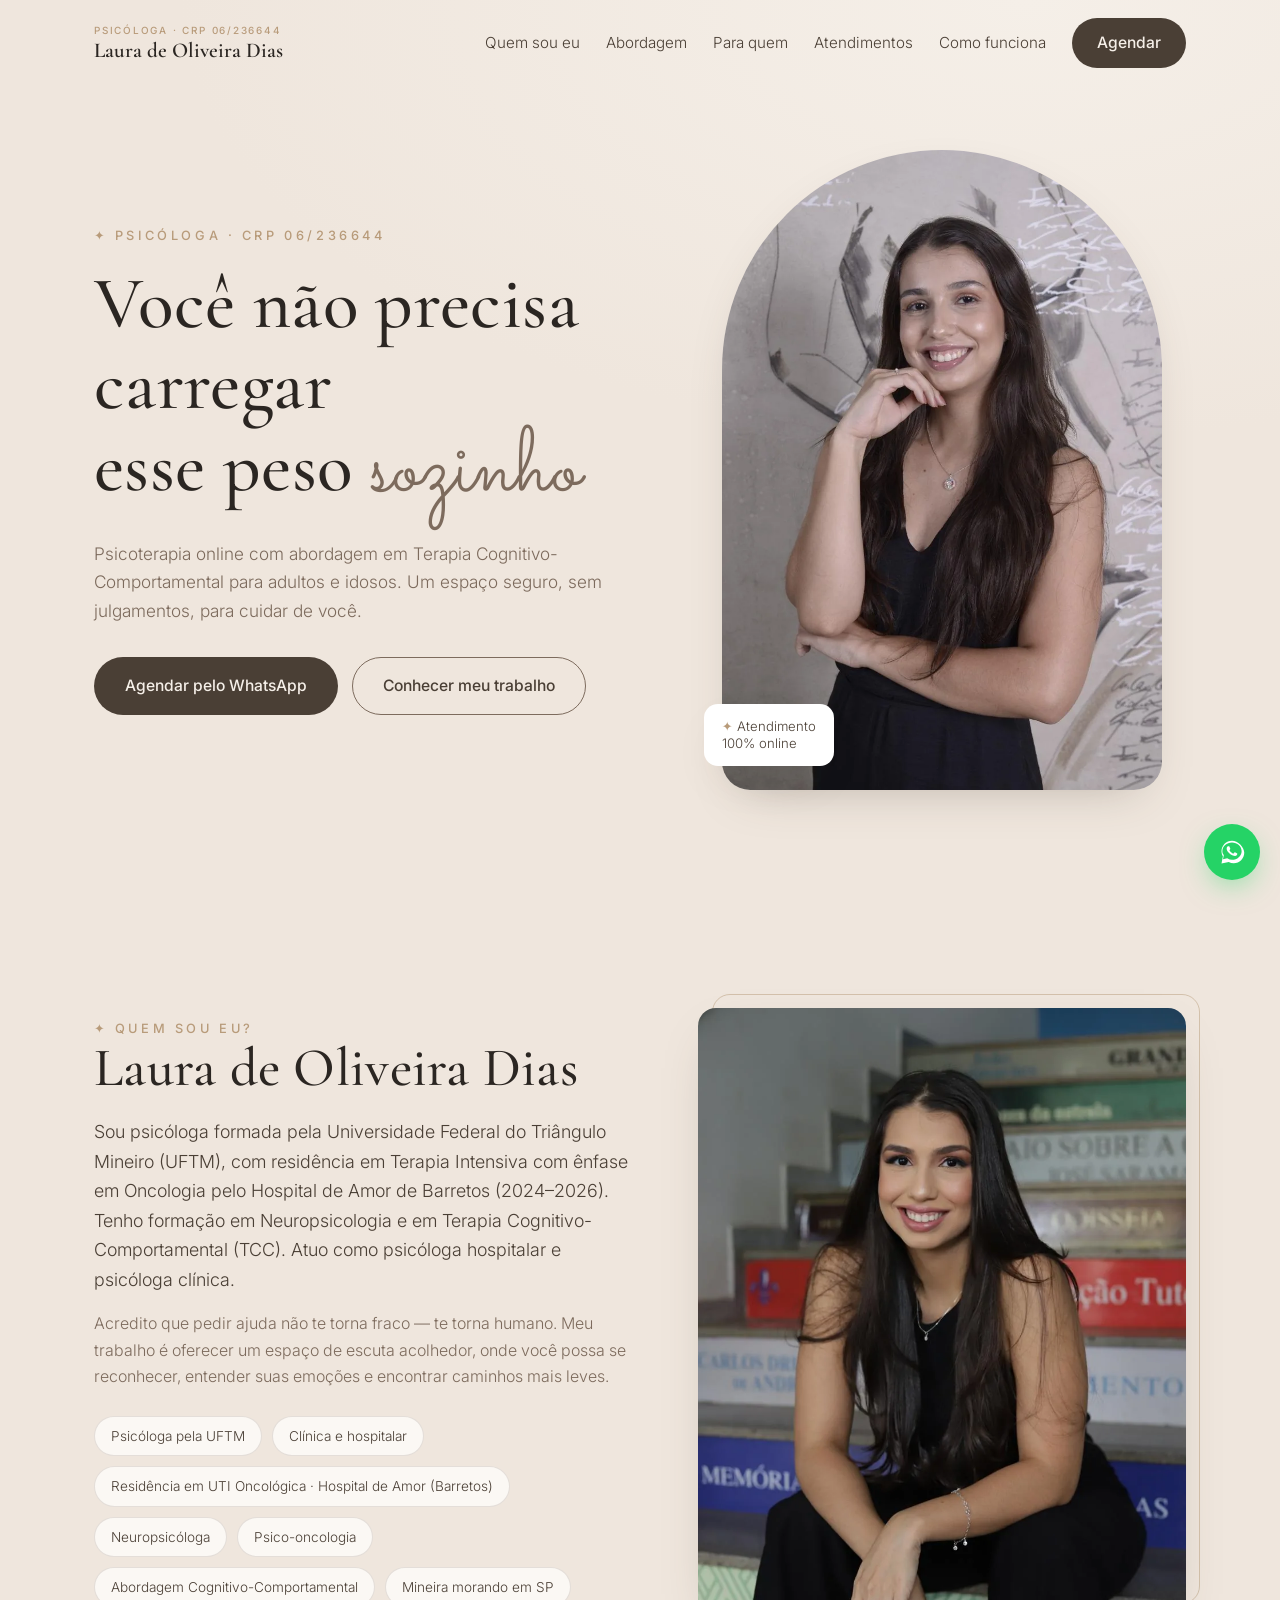
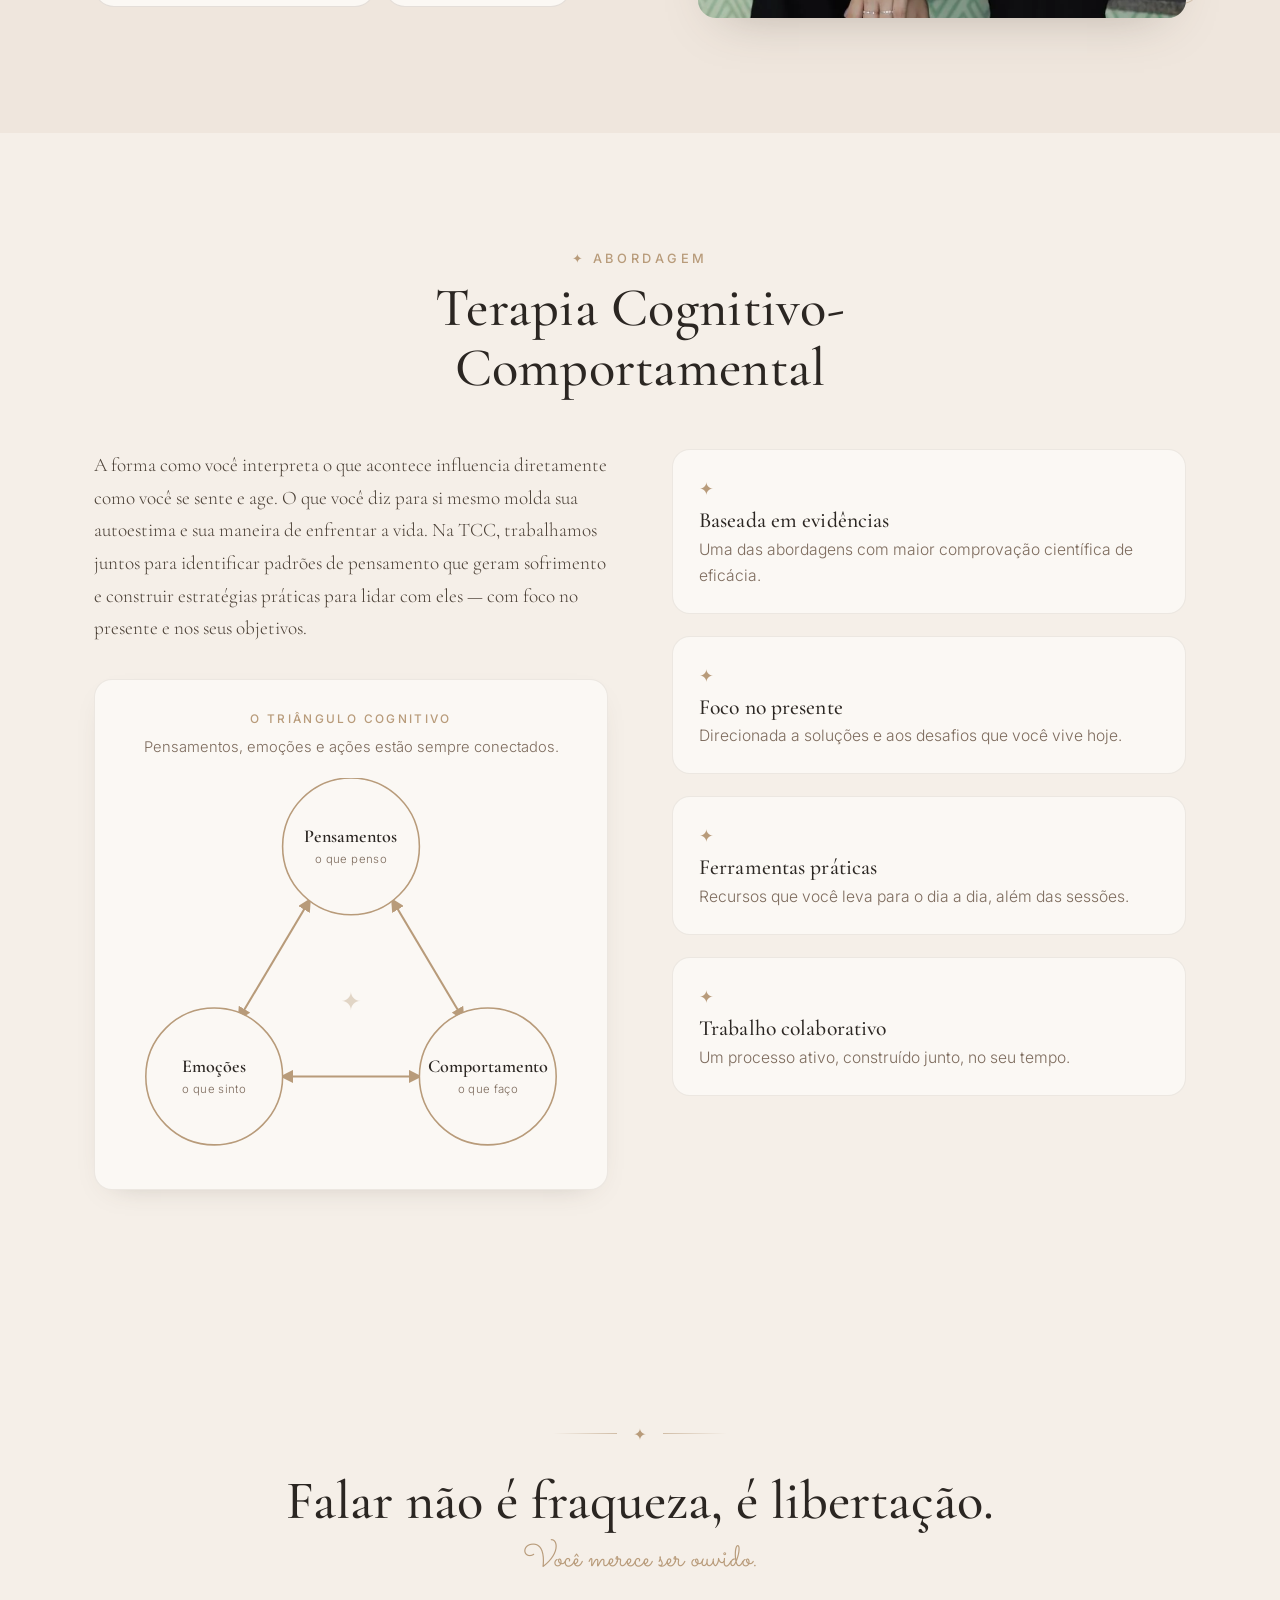
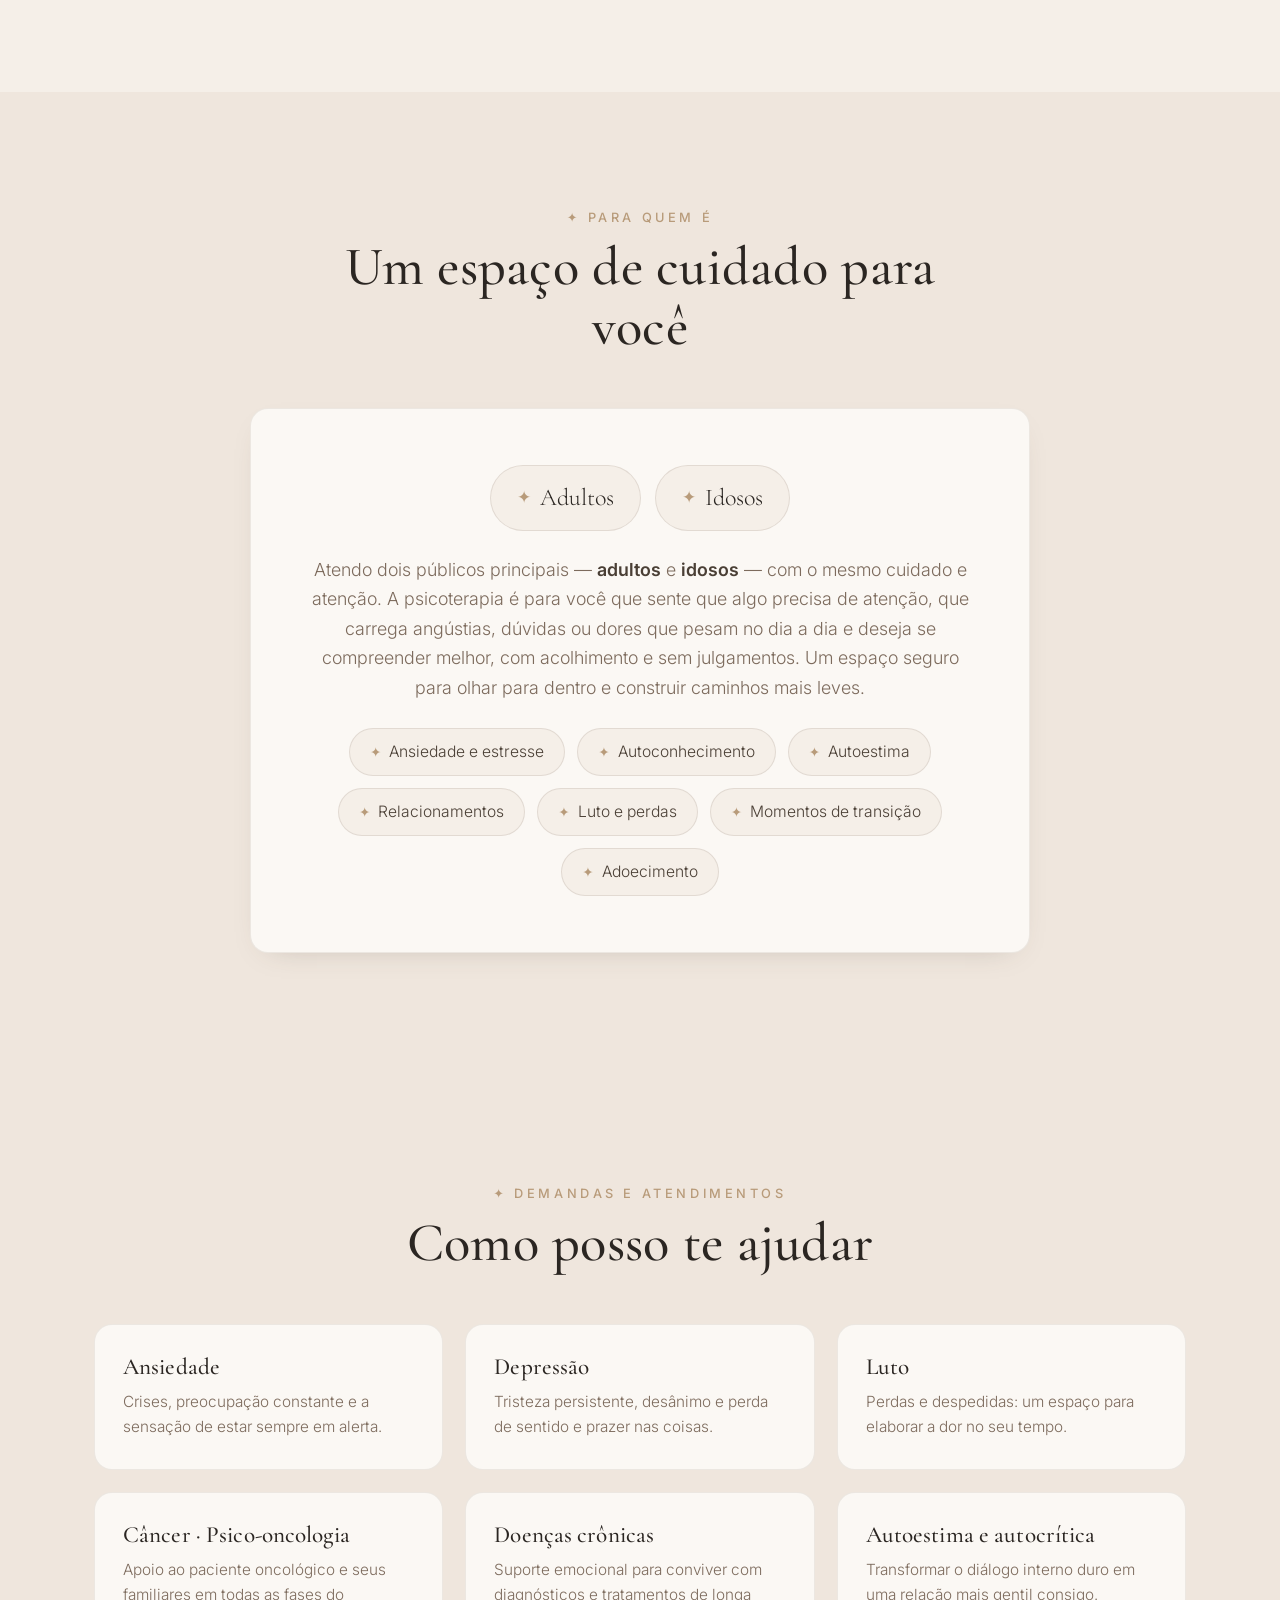
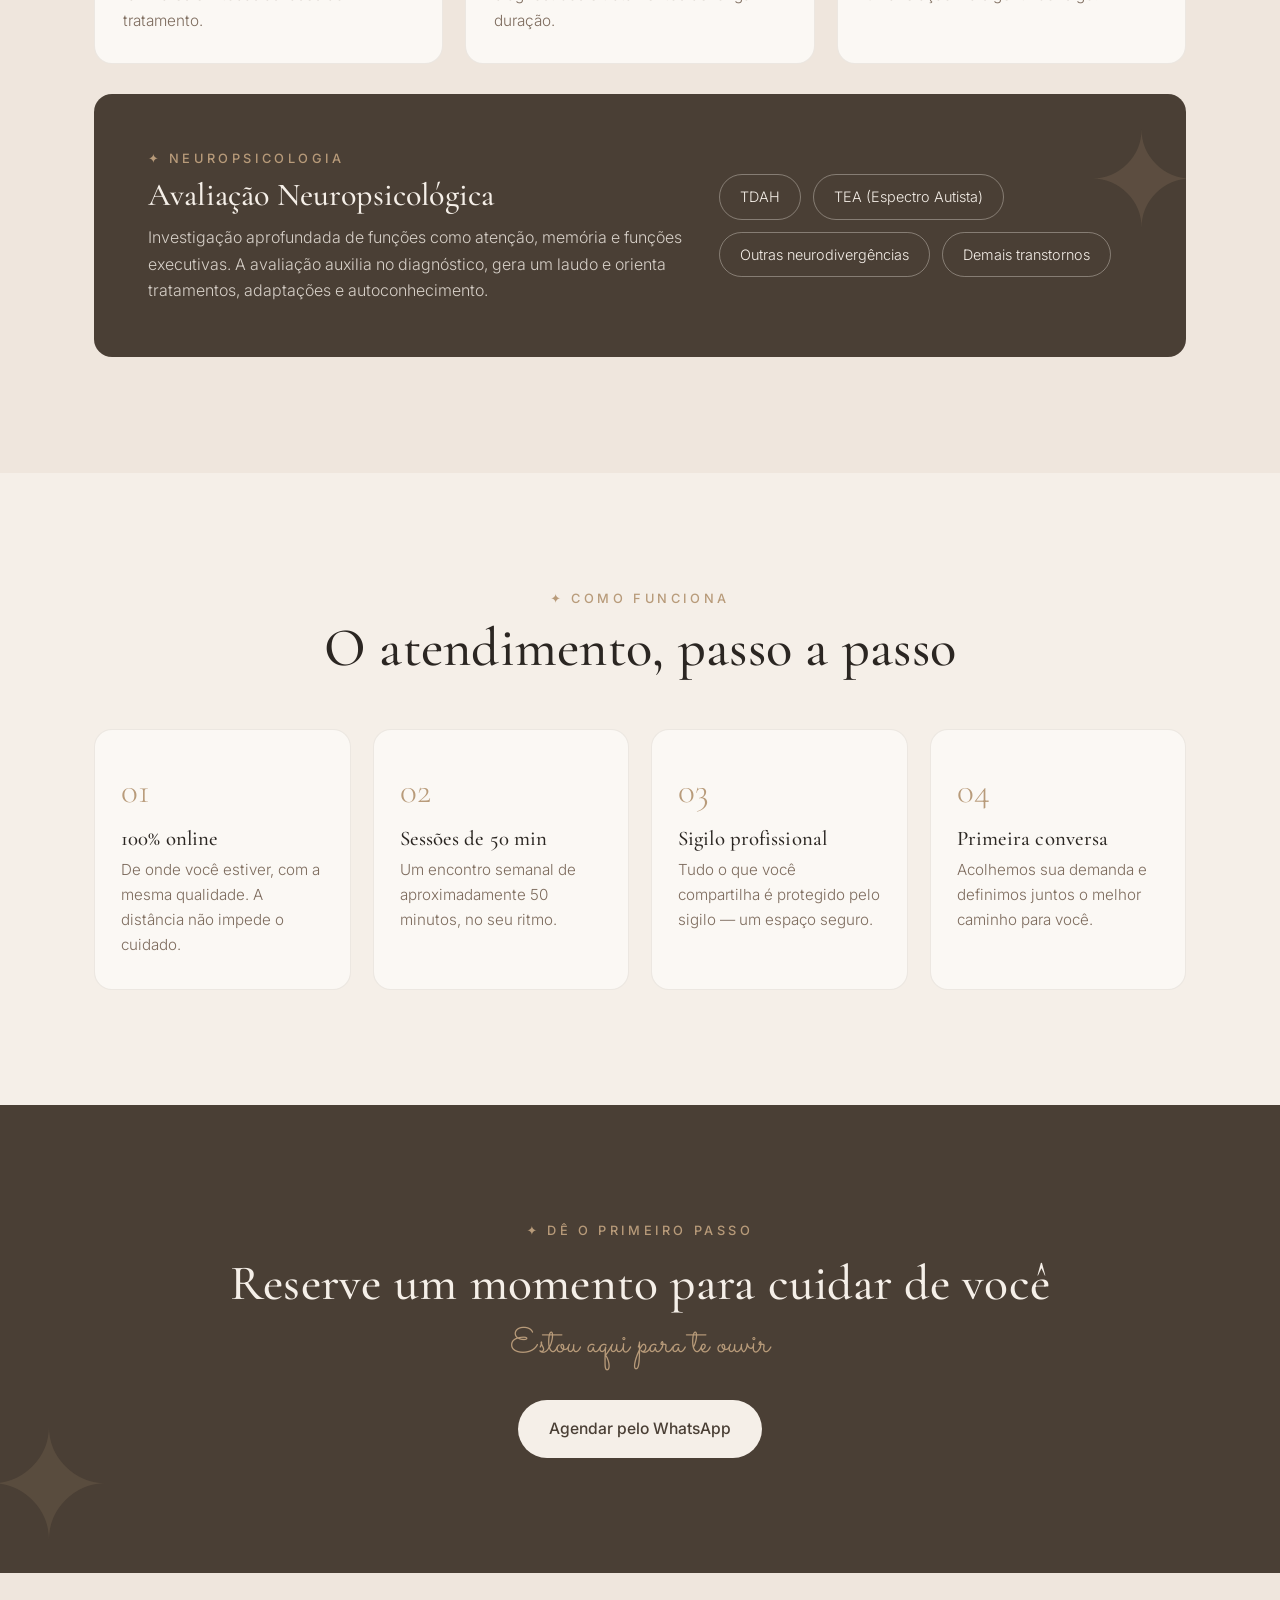
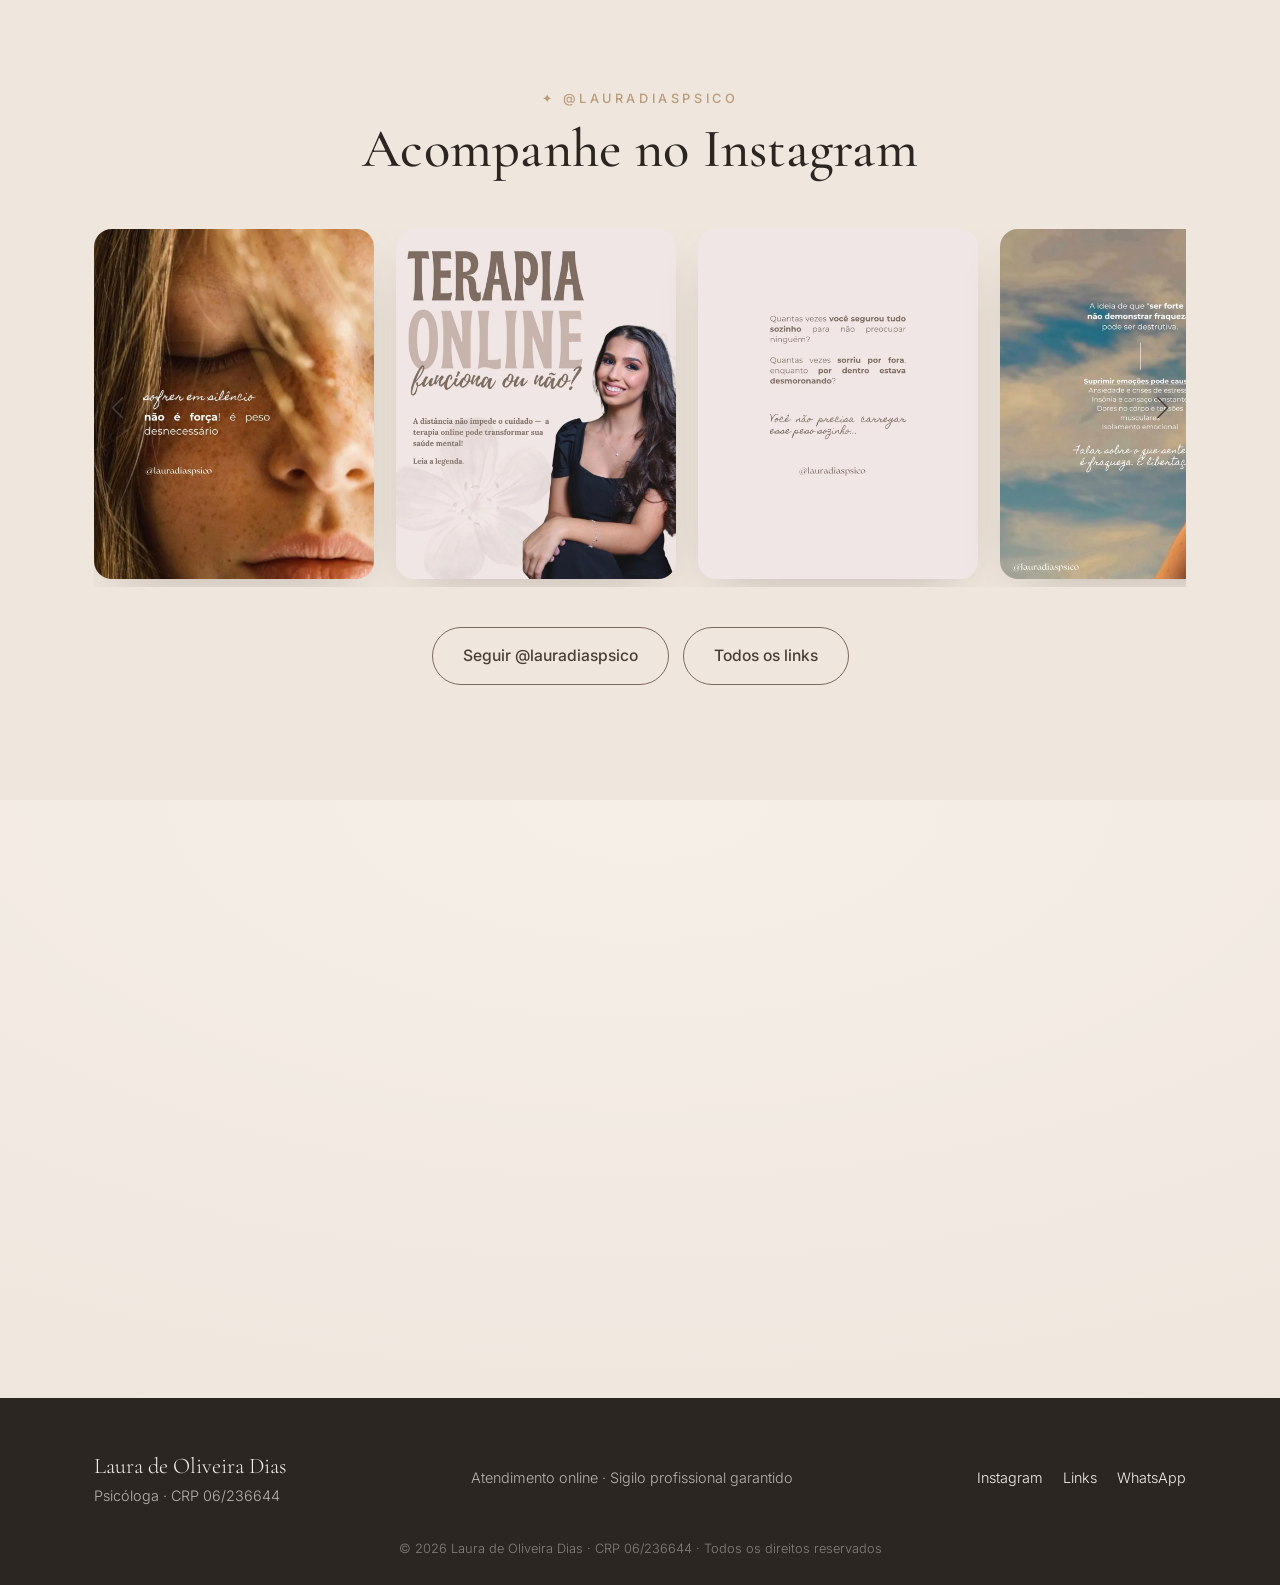
<file: frontend/index.html>
<!DOCTYPE html>
<html lang="pt-BR">
<head>
  <meta charset="UTF-8" />
  <meta name="viewport" content="width=device-width, initial-scale=1.0" />
  <!-- Google tag (gtag.js) -->
  <script async src="https://www.googletagmanager.com/gtag/js?id=G-SWRQXZV02D"></script>
  <script>
    window.dataLayer = window.dataLayer || [];
    function gtag(){dataLayer.push(arguments);}
    gtag('js', new Date());
    gtag('config', 'G-SWRQXZV02D');
  </script>
  <title>Laura Dias — Psicóloga | CRP 06/236644</title>
  <meta name="description" content="Psicoterapia online com Terapia Cognitivo-Comportamental (TCC) para adultos e idosos. Ansiedade, depressão, luto, psico-oncologia e avaliação neuropsicológica. Agende pelo WhatsApp." />
  <link rel="canonical" href="https://lauradiaspsico.com.br/" />
  <link rel="icon" type="image/svg+xml" href="assets/favicon.svg" />
  <meta name="theme-color" content="#EFE6DD" />
  <!-- Open Graph -->
  <meta property="og:type" content="website" />
  <meta property="og:title" content="Laura Dias — Psicóloga | TCC online" />
  <meta property="og:description" content="Psicoterapia online (TCC) para adultos e idosos. Ansiedade, depressão, luto, psico-oncologia e avaliação neuropsicológica." />
  <meta property="og:image" content="https://lauradiaspsico.com.br/assets/og-image.jpg" />
  <meta property="og:locale" content="pt_BR" />
  <meta name="twitter:card" content="summary_large_image" />
  <!-- Dados estruturados -->
  <script type="application/ld+json">
{
  "@context": "https://schema.org",
  "@type": "Psychologist",
  "name": "Laura de Oliveira Dias",
  "honorificSuffix": "CRP 06/236644",
  "jobTitle": "Psicóloga",
  "url": "https://lauradiaspsico.com.br/",
  "image": "https://lauradiaspsico.com.br/assets/og-image.jpg",
  "knowsAbout": ["Terapia Cognitivo-Comportamental", "Psico-oncologia", "Neuropsicologia", "Ansiedade", "Depressão", "Luto"],
  "availableLanguage": "Portuguese",
  "sameAs": ["https://www.instagram.com/lauradiaspsico"]
}
  </script>
  <link rel="preconnect" href="https://fonts.googleapis.com" />
  <link rel="preconnect" href="https://fonts.gstatic.com" crossorigin />
  <link rel="stylesheet" href="https://fonts.googleapis.com/css2?family=Cormorant+Garamond:ital,wght@0,400;0,500;0,600;1,400&family=Inter:wght@300;400;500;600&family=Sacramento&display=swap" />
  <link rel="stylesheet" href="https://cdn.jsdelivr.net/npm/swiper@11/swiper-bundle.min.css" />
  <link rel="stylesheet" href="css/styles.css" />
</head>
<body>
  <header class="nav" id="nav">
    <div class="container nav__inner">
      <a href="#hero" class="nav__brand" aria-label="Psicóloga Laura de Oliveira Dias — CRP 06/236644">
        <span class="nav__brand-pre">Psicóloga · CRP 06/236644</span>
        <span class="nav__brand-name">Laura de Oliveira Dias</span>
      </a>
      <button class="nav__toggle" id="navToggle" aria-label="Abrir menu" aria-expanded="false">
        <span></span><span></span><span></span>
      </button>
      <nav class="nav__menu" id="navMenu">
        <a href="#sobre">Quem sou eu</a>
        <a href="#abordagem">Abordagem</a>
        <a href="#publico">Para quem</a>
        <a href="#demandas">Atendimentos</a>
        <a href="#funciona">Como funciona</a>
        <a href="https://wa.me/5517981239566?text=Ol%C3%A1%2C%20Laura!%20Vim%20pelo%20seu%20site%20e%20gostaria%20de%20agendar%20um%20atendimento." class="btn btn-primary nav__cta" target="_blank" rel="noopener">Agendar</a>
      </nav>
    </div>
  </header>
  <main>
    <section class="hero" id="hero">
      <div class="container hero__inner">
        <div class="hero__text" data-reveal>
          <p class="eyebrow"><span class="star">✦</span> Psicóloga · CRP 06/236644</p>
          <h1 class="hero__title">Você não precisa carregar<br />esse peso <span class="script hero__script">sozinho</span></h1>
          <p class="hero__lead">Psicoterapia online com abordagem em Terapia Cognitivo-Comportamental para adultos e idosos. Um espaço seguro, sem julgamentos, para cuidar de você.</p>
          <div class="hero__actions">
            <a href="https://wa.me/5517981239566?text=Ol%C3%A1%2C%20Laura!%20Vim%20pelo%20seu%20site%20e%20gostaria%20de%20agendar%20um%20atendimento." class="btn btn-primary" target="_blank" rel="noopener">Agendar pelo WhatsApp</a>
            <a href="#sobre" class="btn btn-ghost">Conhecer meu trabalho</a>
          </div>
        </div>
        <div class="hero__media" data-reveal>
          <picture>
            <source srcset="assets/images/hero/hero.webp" type="image/webp" />
            <img src="assets/images/hero/hero.jpg" alt="Laura Dias, psicóloga" width="520" height="640" loading="eager" fetchpriority="high" />
          </picture>
          <span class="hero__badge"><span class="star">✦</span> Atendimento<br />100% online</span>
        </div>
      </div>
    </section>
    <section class="section sobre" id="sobre">
      <div class="container sobre__inner">
        <div class="sobre__text" data-reveal>
          <p class="eyebrow"><span class="star">✦</span> Quem sou eu?</p>
          <h2 class="section-title">Laura de Oliveira Dias</h2>
          <p class="sobre__lead">Sou psicóloga formada pela Universidade Federal do Triângulo Mineiro (UFTM), com residência em Terapia Intensiva com ênfase em Oncologia pelo Hospital de Amor de Barretos (2024–2026). Tenho formação em Neuropsicologia e em Terapia Cognitivo-Comportamental (TCC).
Atuo como psicóloga hospitalar e psicóloga clínica.</p>
          <p class="muted">Acredito que pedir ajuda não te torna fraco — te torna humano. Meu trabalho é oferecer um espaço de escuta acolhedor, onde você possa se reconhecer, entender suas emoções e encontrar caminhos mais leves.</p>
          <ul class="sobre__tags">
            <li>Psicóloga pela UFTM</li>
            <li>Clínica e hospitalar</li>
            <li>Residência em UTI Oncológica · Hospital de Amor (Barretos)</li>
            <li>Neuropsicóloga</li>
            <li>Psico-oncologia</li>
            <li>Abordagem Cognitivo-Comportamental</li>
            <li>Mineira morando em SP</li>
          </ul>
          <!-- TODO (preencher com a Laura): pós-graduações, cursos e experiências hospitalares específicas. -->
        </div>
        <div class="sobre__media" data-reveal>
          <div class="sobre__portrait">
            <picture>
              <source srcset="assets/images/photos/photo_08.webp" type="image/webp" />
              <img src="assets/images/photos/photo_08.jpg" alt="Laura de Oliveira Dias, psicóloga" loading="lazy" />
            </picture>
          </div>
        </div>
      </div>
    </section>
    <section class="section abordagem" id="abordagem">
      <div class="container">
        <div class="section-head" data-reveal>
          <p class="eyebrow"><span class="star">✦</span> Abordagem</p>
          <h2 class="section-title">Terapia Cognitivo-Comportamental</h2>
        </div>
        <div class="abordagem__grid">
          <div class="abordagem__col">
            <p class="abordagem__lead" data-reveal>A forma como você interpreta o que acontece influencia diretamente como você se sente e age. O que você diz para si mesmo molda sua autoestima e sua maneira de enfrentar a vida. Na TCC, trabalhamos juntos para identificar padrões de pensamento que geram sofrimento e construir estratégias práticas para lidar com eles — com foco no presente e nos seus objetivos.</p>
            <!-- Esquema do triângulo cognitivo: pensamentos, emoções e comportamentos se influenciam -->
            <div class="tcc" data-reveal>
              <p class="tcc__cap">O triângulo cognitivo</p>
              <p class="tcc__sub">Pensamentos, emoções e ações estão sempre conectados.</p>
              <svg class="tcc__svg" viewBox="0 0 440 372" role="img" aria-label="Diagrama do triângulo cognitivo: pensamentos, emoções e comportamentos se influenciam mutuamente">
                <defs>
                  <marker id="tccArrow" viewBox="0 0 10 10" refX="8" refY="5" markerWidth="6.5" markerHeight="6.5" orient="auto-start-reverse">
                    <path d="M0 0 L10 5 L0 10 z" fill="#B89B7A"></path>
                  </marker>
                </defs>
                <path d="M180 118 L112 232" fill="none" stroke="#B89B7A" stroke-width="2" marker-start="url(#tccArrow)" marker-end="url(#tccArrow)"></path>
                <path d="M260 118 L328 232" fill="none" stroke="#B89B7A" stroke-width="2" marker-start="url(#tccArrow)" marker-end="url(#tccArrow)"></path>
                <path d="M154 288 L286 288" fill="none" stroke="#B89B7A" stroke-width="2" marker-start="url(#tccArrow)" marker-end="url(#tccArrow)"></path>
                <text x="220" y="224" text-anchor="middle" font-size="24" fill="rgba(184,155,122,.38)">✦</text>
                <circle cx="220" cy="66" r="66" fill="#FBF8F4" stroke="#B89B7A" stroke-width="1.5"></circle>
                <text x="220" y="62" text-anchor="middle" class="tcc__node-label">Pensamentos</text>
                <text x="220" y="82" text-anchor="middle" class="tcc__node-sub">o que penso</text>
                <circle cx="88" cy="288" r="66" fill="#FBF8F4" stroke="#B89B7A" stroke-width="1.5"></circle>
                <text x="88" y="284" text-anchor="middle" class="tcc__node-label">Emoções</text>
                <text x="88" y="304" text-anchor="middle" class="tcc__node-sub">o que sinto</text>
                <circle cx="352" cy="288" r="66" fill="#FBF8F4" stroke="#B89B7A" stroke-width="1.5"></circle>
                <text x="352" y="284" text-anchor="middle" class="tcc__node-label">Comportamento</text>
                <text x="352" y="304" text-anchor="middle" class="tcc__node-sub">o que faço</text>
              </svg>
            </div>
          </div>
          <ul class="abordagem__pillars">
            <li data-reveal><span class="star">✦</span><h3>Baseada em evidências</h3><p>Uma das abordagens com maior comprovação científica de eficácia.</p></li>
            <li data-reveal><span class="star">✦</span><h3>Foco no presente</h3><p>Direcionada a soluções e aos desafios que você vive hoje.</p></li>
            <li data-reveal><span class="star">✦</span><h3>Ferramentas práticas</h3><p>Recursos que você leva para o dia a dia, além das sessões.</p></li>
            <li data-reveal><span class="star">✦</span><h3>Trabalho colaborativo</h3><p>Um processo ativo, construído junto, no seu tempo.</p></li>
          </ul>
        </div>
      </div>
    </section>
    <!-- Faixa com frase de impacto -->
    <section class="section quote-band">
      <div class="container quote-band__inner" data-reveal>
        <div class="divider"><span class="star">✦</span></div>
        <blockquote>Falar não é fraqueza, é libertação.<span class="script">Você merece ser ouvido.</span></blockquote>
      </div>
    </section>
    <section class="section publico" id="publico">
      <div class="container">
        <div class="section-head" data-reveal>
          <p class="eyebrow"><span class="star">✦</span> Para quem é</p>
          <h2 class="section-title">Um espaço de cuidado para você</h2>
        </div>
        <article class="publico__card" data-reveal>
          <div class="publico__ages">
            <span class="publico__age"><span class="star">✦</span> Adultos</span>
            <span class="publico__age"><span class="star">✦</span> Idosos</span>
          </div>
          <p>Atendo dois públicos principais — <strong>adultos</strong> e <strong>idosos</strong> — com o mesmo cuidado e atenção. A psicoterapia é para você que sente que algo precisa de atenção, que carrega angústias, dúvidas ou dores que pesam no dia a dia e deseja se compreender melhor, com acolhimento e sem julgamentos. Um espaço seguro para olhar para dentro e construir caminhos mais leves.</p>
          <div class="publico__topics">
            <span class="publico__topic"><span class="star">✦</span> Ansiedade e estresse</span>
            <span class="publico__topic"><span class="star">✦</span> Autoconhecimento</span>
            <span class="publico__topic"><span class="star">✦</span> Autoestima</span>
            <span class="publico__topic"><span class="star">✦</span> Relacionamentos</span>
            <span class="publico__topic"><span class="star">✦</span> Luto e perdas</span>
            <span class="publico__topic"><span class="star">✦</span> Momentos de transição</span>
            <span class="publico__topic"><span class="star">✦</span> Adoecimento</span>
          </div>
        </article>
      </div>
    </section>
    <section class="section demandas" id="demandas">
      <div class="container">
        <div class="section-head" data-reveal>
          <p class="eyebrow"><span class="star">✦</span> Demandas e atendimentos</p>
          <h2 class="section-title">Como posso te ajudar</h2>
        </div>
        <div class="demandas__grid">
          <article class="dcard" data-reveal><h3>Ansiedade</h3><p>Crises, preocupação constante e a sensação de estar sempre em alerta.</p></article>
          <article class="dcard" data-reveal><h3>Depressão</h3><p>Tristeza persistente, desânimo e perda de sentido e prazer nas coisas.</p></article>
          <article class="dcard" data-reveal><h3>Luto</h3><p>Perdas e despedidas: um espaço para elaborar a dor no seu tempo.</p></article>
          <article class="dcard" data-reveal><h3>Câncer · Psico-oncologia</h3><p>Apoio ao paciente oncológico e seus familiares em todas as fases do tratamento.</p></article>
          <article class="dcard" data-reveal><h3>Doenças crônicas</h3><p>Suporte emocional para conviver com diagnósticos e tratamentos de longa duração.</p></article>
          <article class="dcard" data-reveal><h3>Autoestima e autocrítica</h3><p>Transformar o diálogo interno duro em uma relação mais gentil consigo.</p></article>
        </div>
        <div class="neuro" data-reveal>
          <div class="neuro__text">
            <p class="eyebrow"><span class="star">✦</span> Neuropsicologia</p>
            <h3 class="neuro__title">Avaliação Neuropsicológica</h3>
            <p>Investigação aprofundada de funções como atenção, memória e funções executivas. A avaliação auxilia no diagnóstico, gera um laudo e orienta tratamentos, adaptações e autoconhecimento.</p>
          </div>
          <ul class="neuro__tags">
            <li>TDAH</li>
            <li>TEA (Espectro Autista)</li>
            <li>Outras neurodivergências</li>
            <li>Demais transtornos</li>
          </ul>
        </div>
      </div>
    </section>
    <section class="section funciona" id="funciona">
      <div class="container">
        <div class="section-head" data-reveal>
          <p class="eyebrow"><span class="star">✦</span> Como funciona</p>
          <h2 class="section-title">O atendimento, passo a passo</h2>
        </div>
        <div class="funciona__grid">
          <article class="fcard" data-reveal><span class="fcard__num">01</span><h3>100% online</h3><p>De onde você estiver, com a mesma qualidade. A distância não impede o cuidado.</p></article>
          <article class="fcard" data-reveal><span class="fcard__num">02</span><h3>Sessões de 50 min</h3><p>Um encontro semanal de aproximadamente 50 minutos, no seu ritmo.</p></article>
          <article class="fcard" data-reveal><span class="fcard__num">03</span><h3>Sigilo profissional</h3><p>Tudo o que você compartilha é protegido pelo sigilo — um espaço seguro.</p></article>
          <article class="fcard" data-reveal><span class="fcard__num">04</span><h3>Primeira conversa</h3><p>Acolhemos sua demanda e definimos juntos o melhor caminho para você.</p></article>
        </div>
      </div>
    </section>
    <!-- Faixa de CTA intermediária -->
    <section class="section cta-band">
      <div class="container" data-reveal>
        <p class="eyebrow"><span class="star">✦</span> Dê o primeiro passo</p>
        <h2>Reserve um momento para cuidar de você</h2>
        <span class="cta-band__script">Estou aqui para te ouvir</span>
        <a href="https://wa.me/5517981239566?text=Ol%C3%A1%2C%20Laura!%20Vim%20pelo%20seu%20site%20e%20gostaria%20de%20agendar%20um%20atendimento." class="btn btn-primary" target="_blank" rel="noopener">Agendar pelo WhatsApp</a>
      </div>
    </section>
    <section class="section insta" id="instagram">
      <div class="container">
        <div class="section-head" data-reveal>
          <p class="eyebrow"><span class="star">✦</span> @lauradiaspsico</p>
          <h2 class="section-title">Acompanhe no Instagram</h2>
        </div>
        <div class="swiper posts-swiper" data-reveal>
          <div class="swiper-wrapper">
            <a class="swiper-slide post-slide" href="https://www.instagram.com/lauradiaspsico/" target="_blank" rel="noopener"><picture><source srcset="assets/images/posts/post_01.webp" type="image/webp"><img src="assets/images/posts/post_01.jpg" alt="Post de @lauradiaspsico" loading="lazy"></picture></a>
            <a class="swiper-slide post-slide" href="https://www.instagram.com/lauradiaspsico/" target="_blank" rel="noopener"><picture><source srcset="assets/images/posts/post_04.webp" type="image/webp"><img src="assets/images/posts/post_04.jpg" alt="Post de @lauradiaspsico" loading="lazy"></picture></a>
            <a class="swiper-slide post-slide" href="https://www.instagram.com/lauradiaspsico/" target="_blank" rel="noopener"><picture><source srcset="assets/images/posts/post_02.webp" type="image/webp"><img src="assets/images/posts/post_02.jpg" alt="Post de @lauradiaspsico" loading="lazy"></picture></a>
            <a class="swiper-slide post-slide" href="https://www.instagram.com/lauradiaspsico/" target="_blank" rel="noopener"><picture><source srcset="assets/images/posts/post_03.webp" type="image/webp"><img src="assets/images/posts/post_03.jpg" alt="Post de @lauradiaspsico" loading="lazy"></picture></a>
            <a class="swiper-slide post-slide" href="https://www.instagram.com/lauradiaspsico/" target="_blank" rel="noopener"><picture><source srcset="assets/images/posts/post_09.webp" type="image/webp"><img src="assets/images/posts/post_09.jpg" alt="Post de @lauradiaspsico" loading="lazy"></picture></a>
            <a class="swiper-slide post-slide" href="https://www.instagram.com/lauradiaspsico/" target="_blank" rel="noopener"><picture><source srcset="assets/images/posts/post_06.webp" type="image/webp"><img src="assets/images/posts/post_06.jpg" alt="Post de @lauradiaspsico" loading="lazy"></picture></a>
            <a class="swiper-slide post-slide" href="https://www.instagram.com/lauradiaspsico/" target="_blank" rel="noopener"><picture><source srcset="assets/images/posts/post_14.webp" type="image/webp"><img src="assets/images/posts/post_14.jpg" alt="Post de @lauradiaspsico" loading="lazy"></picture></a>
          </div>
          <div class="swiper-button-prev"></div>
          <div class="swiper-button-next"></div>
        </div>
        <div class="insta__cta" data-reveal>
          <a href="https://www.instagram.com/lauradiaspsico" class="btn btn-ghost" target="_blank" rel="noopener">Seguir @lauradiaspsico</a>
          <a href="https://lauradiaspsico.keepo.bio" class="btn btn-ghost" target="_blank" rel="noopener">Todos os links</a>
        </div>
      </div>
    </section>
    <section class="section contato" id="contato">
      <div class="container contato__inner" data-reveal>
        <div class="divider" style="margin-bottom:26px;"><span class="star">✦</span></div>
        <p class="eyebrow"><span class="star">✦</span> Agenda aberta</p>
        <h2 class="contato__title">Vamos conversar?</h2>
        <p class="contato__lead">Dar o primeiro passo já é um ato de cuidado. <span class="script">Reserve um momento para cuidar de você.</span></p>
        <a href="https://wa.me/5517981239566?text=Ol%C3%A1%2C%20Laura!%20Vim%20pelo%20seu%20site%20e%20gostaria%20de%20agendar%20um%20atendimento." class="btn btn-primary contato__btn" target="_blank" rel="noopener">Agendar pelo WhatsApp</a>
        <p class="contato__alt">ou pelo Instagram <a href="https://www.instagram.com/lauradiaspsico" target="_blank" rel="noopener">@lauradiaspsico</a></p>
      </div>
    </section>
  </main>
  <footer class="footer">
    <div class="container footer__inner">
      <div>
        <p class="footer__name">Laura de Oliveira Dias</p>
        <p class="footer__role">Psicóloga · CRP 06/236644</p>
      </div>
      <p class="footer__meta">Atendimento online · Sigilo profissional garantido</p>
      <div class="footer__links">
        <a href="https://www.instagram.com/lauradiaspsico" target="_blank" rel="noopener">Instagram</a>
        <a href="https://lauradiaspsico.keepo.bio" target="_blank" rel="noopener">Links</a>
        <a href="https://wa.me/5517981239566" target="_blank" rel="noopener">WhatsApp</a>
      </div>
    </div>
    <p class="footer__copy">© 2026 Laura de Oliveira Dias · CRP 06/236644 · Todos os direitos reservados</p>
  </footer>

  <a class="wa-float" href="https://wa.me/5517981239566?text=Ol%C3%A1%2C%20Laura!%20Vim%20pelo%20seu%20site%20e%20gostaria%20de%20agendar%20um%20atendimento." target="_blank" rel="noopener" aria-label="Agendar pelo WhatsApp">
    <svg viewBox="0 0 32 32" width="28" height="28" fill="currentColor" aria-hidden="true"><path d="M16 3C9.4 3 4 8.4 4 15c0 2.1.6 4.1 1.6 5.9L4 29l8.3-1.6c1.7.9 3.6 1.4 5.7 1.4 6.6 0 12-5.4 12-12S22.6 3 16 3zm0 21.8c-1.8 0-3.5-.5-5-1.4l-.4-.2-4.9 1 1-4.8-.3-.4C5.5 18 5 16.5 5 15 5 9.5 9.9 5 16 5s11 4.5 11 10-4.9 9.8-11 9.8zm5.5-7.4c-.3-.2-1.8-.9-2-1-.3-.1-.5-.2-.7.2-.2.3-.8 1-.9 1.1-.2.2-.3.2-.6.1-.3-.2-1.3-.5-2.4-1.5-.9-.8-1.5-1.8-1.7-2.1-.2-.3 0-.5.1-.6.1-.1.3-.3.4-.5.2-.2.2-.3.3-.5.1-.2 0-.4 0-.5 0-.2-.7-1.7-1-2.3-.3-.6-.5-.5-.7-.5h-.6c-.2 0-.5.1-.8.4-.3.3-1 1-1 2.5s1.1 2.9 1.2 3.1c.2.2 2.1 3.2 5.1 4.5.7.3 1.3.5 1.7.6.7.2 1.4.2 1.9.1.6-.1 1.8-.7 2-1.4.3-.7.3-1.3.2-1.4-.1-.1-.3-.2-.6-.4z"/></svg>
  </a>
  <script src="https://cdn.jsdelivr.net/npm/swiper@11/swiper-bundle.min.js"></script>
  <script src="js/carousels.js" defer></script>
  <script src="js/main.js" defer></script>
</body>
</html>
</file>
<file: frontend/css/styles.css>
/* ===== Design tokens ===== */
:root {
  --cream: #EFE6DD;
  --cream-light: #F5EFE8;
  --card: #FBF8F4;
  --taupe: #7D6B5D;
  --brown: #4A3F35;
  --ink: #2B2622;
  --accent: #B89B7A;
  --white: #FFFFFF;

  --font-display: "Cormorant Garamond", Georgia, serif;
  --font-script: "Sacramento", cursive;
  --font-body: "Inter", system-ui, sans-serif;

  --maxw: 1140px;
  --radius: 18px;
  --shadow: 0 18px 50px -24px rgba(74, 63, 53, 0.35);
  --shadow-sm: 0 10px 30px -20px rgba(74, 63, 53, 0.35);
  --ease: cubic-bezier(0.22, 1, 0.36, 1);
}

*, *::before, *::after { box-sizing: border-box; }
* { margin: 0; }
html { scroll-behavior: smooth; -webkit-text-size-adjust: 100%; }
body {
  font-family: var(--font-body);
  color: var(--brown);
  background: var(--cream);
  line-height: 1.65;
  font-weight: 300;
  -webkit-font-smoothing: antialiased;
  overflow-x: hidden;
}
img { max-width: 100%; display: block; }
a { color: inherit; text-decoration: none; }

/* ===== Layout helpers ===== */
.container { width: 100%; max-width: var(--maxw); margin-inline: auto; padding-inline: 24px; }
.section { padding-block: clamp(64px, 9vw, 130px); }
.eyebrow {
  font-family: var(--font-body); font-size: .8rem; font-weight: 500;
  letter-spacing: .28em; text-transform: uppercase; color: var(--accent);
}
.script { font-family: var(--font-script); color: var(--taupe); font-weight: 400; line-height: 1; }
h1, h2, h3 { font-family: var(--font-display); font-weight: 500; color: var(--ink); line-height: 1.1; letter-spacing: .005em; }
h2.section-title { font-size: clamp(2.2rem, 5vw, 3.4rem); }
.star { color: var(--accent); }

/* ===== Botões ===== */
.btn {
  display: inline-flex; align-items: center; gap: .6em;
  font-family: var(--font-body); font-weight: 500; font-size: .98rem;
  padding: 15px 30px; border-radius: 999px; cursor: pointer;
  transition: transform .35s var(--ease), box-shadow .35s var(--ease), background .35s var(--ease);
  border: 1px solid transparent;
}
.btn-primary { background: var(--brown); color: var(--cream-light); }
.btn-primary:hover { transform: translateY(-3px); box-shadow: var(--shadow); background: var(--ink); }
.btn-ghost { background: transparent; color: var(--brown); border-color: var(--taupe); }
.btn-ghost:hover { background: var(--brown); color: var(--cream-light); }

/* ===== Task 3: Navbar ===== */
.nav { position: fixed; inset: 0 0 auto 0; z-index: 100; transition: background .4s var(--ease), box-shadow .4s var(--ease), padding .4s var(--ease); padding-block: 18px; }
.nav.scrolled { background: rgba(245,239,232,.92); backdrop-filter: blur(10px); box-shadow: 0 1px 0 rgba(125,107,93,.15); padding-block: 10px; }
.nav__inner { display: flex; align-items: center; justify-content: space-between; gap: 28px; }
.nav__brand { display: flex; flex-direction: column; line-height: 1.05; flex-shrink: 0; }
.nav__brand-pre { font-family: var(--font-body); font-size: .62rem; font-weight: 500; letter-spacing: .18em; text-transform: uppercase; color: var(--accent); margin-bottom: 3px; }
.nav__brand-name { font-family: var(--font-display); font-size: 1.32rem; font-weight: 600; color: var(--ink); white-space: nowrap; }
@media (max-width: 480px) { .nav__brand-name { font-size: 1.1rem; } .nav__brand-pre { font-size: .55rem; letter-spacing: .14em; } }
.nav__menu { display: flex; align-items: center; gap: 26px; }
.nav__menu a:not(.btn) { font-size: .95rem; color: var(--brown); transition: color .3s; }
.nav__menu a:not(.btn):hover { color: var(--accent); }
.nav__cta { padding: 11px 24px; }
.nav__toggle { display: none; flex-direction: column; gap: 5px; background: none; border: 0; cursor: pointer; padding: 8px; position: relative; z-index: 130; }
.nav__toggle span { width: 26px; height: 2px; background: var(--brown); border-radius: 2px; transition: .3s var(--ease); }
/* Menu recolhe em 960px para o nome completo nunca colidir com os links */
@media (max-width: 960px) {
  .nav__toggle { display: flex; }
  .nav__menu {
    position: fixed; inset: 0 0 0 auto; width: min(80vw, 330px);
    flex-direction: column; justify-content: center; gap: 30px;
    background: var(--cream-light); padding: 40px;
    transform: translateX(100%); transition: transform .45s var(--ease); box-shadow: var(--shadow); z-index: 120;
  }
  .nav__menu.open { transform: translateX(0); }
  .nav.menu-open .nav__toggle span:nth-child(1) { transform: translateY(7px) rotate(45deg); }
  .nav.menu-open .nav__toggle span:nth-child(2) { opacity: 0; }
  .nav.menu-open .nav__toggle span:nth-child(3) { transform: translateY(-7px) rotate(-45deg); }
}
body { padding-top: 0; }

/* ===== Task 4: Hero ===== */
.hero { position: relative; padding-top: 150px; padding-bottom: clamp(60px, 8vw, 110px); background: radial-gradient(120% 90% at 80% 0%, var(--cream-light) 0%, var(--cream) 55%); }
.hero__inner { display: grid; grid-template-columns: 1.05fr .95fr; gap: clamp(30px, 5vw, 70px); align-items: center; }
.hero__title { font-size: clamp(2.6rem, 6vw, 4.6rem); margin: 18px 0 22px; }
.hero__script { font-size: 1.25em; }
.hero__lead { max-width: 30em; font-size: 1.08rem; color: var(--taupe); }
.hero__actions { display: flex; flex-wrap: wrap; gap: 14px; margin-top: 32px; }
.hero__media { position: relative; justify-self: center; }
.hero__media img { width: min(440px, 80vw); border-radius: 250px 250px 32px 32px; object-fit: cover; object-position: 50% 18%; aspect-ratio: 5/6; box-shadow: var(--shadow); }
.hero__media::before { content: ""; position: absolute; inset: -14px -14px auto auto; width: 100%; height: 100%; border: 1px solid rgba(184,155,122,.5); border-radius: 250px 250px 32px 32px; z-index: -1; }
.hero__badge { position: absolute; bottom: 24px; left: -18px; background: var(--white); color: var(--brown); font-size: .82rem; line-height: 1.3; padding: 14px 18px; border-radius: 14px; box-shadow: var(--shadow); }
@media (max-width: 860px) {
  .hero__inner { grid-template-columns: 1fr; text-align: center; }
  .hero__lead { margin-inline: auto; }
  .hero__actions { justify-content: center; }
  .hero__media { order: -1; }
}

/* ===== Task 5: Sobre ===== */
.sobre__inner { display: grid; grid-template-columns: 1.05fr .95fr; gap: clamp(34px, 5vw, 70px); align-items: center; }
.sobre__lead { font-size: 1.12rem; color: var(--brown); margin: 18px 0 16px; }
.sobre__text p.muted { color: var(--taupe); }
.sobre__tags { list-style: none; padding: 0; margin: 26px 0 0; display: flex; flex-wrap: wrap; gap: 10px; }
.sobre__tags li { font-size: .85rem; color: var(--brown); background: var(--card); border: 1px solid rgba(125,107,93,.18); padding: 8px 16px; border-radius: 999px; }
.sobre__media { min-width: 0; }
.sobre__portrait { min-width: 0; position: relative; }
.sobre__portrait img { width: 100%; aspect-ratio: 4/5; object-fit: cover; object-position: 50% 25%; border-radius: var(--radius); box-shadow: var(--shadow); }
.sobre__portrait::before { content: ""; position: absolute; inset: -14px -14px auto auto; width: 100%; height: 100%; border: 1px solid rgba(184,155,122,.5); border-radius: var(--radius); z-index: -1; }
@media (max-width: 860px) { .sobre__inner { grid-template-columns: 1fr; } }

/* ===== Task 6: Abordagem ===== */
.section-head { text-align: center; max-width: 40rem; margin: 0 auto 50px; }
.section-head .eyebrow { display: block; margin-bottom: 10px; }
.abordagem { background: var(--cream-light); }
.abordagem__grid { display: grid; grid-template-columns: 1fr 1fr; gap: clamp(30px, 5vw, 64px); align-items: start; }
.abordagem__col { display: flex; flex-direction: column; gap: 34px; }
.abordagem__lead { font-size: 1.2rem; line-height: 1.7; color: var(--brown); font-family: var(--font-display); margin: 0; }
/* Esquema do triângulo cognitivo (TCC) */
.tcc { background: var(--card); border: 1px solid rgba(125,107,93,.12); border-radius: var(--radius); padding: 30px 28px 26px; box-shadow: var(--shadow-sm); }
.tcc__cap { font-family: var(--font-body); font-size: .74rem; font-weight: 500; letter-spacing: .2em; text-transform: uppercase; color: var(--accent); text-align: center; margin: 0 0 6px; }
.tcc__sub { text-align: center; color: var(--taupe); font-size: .92rem; margin: 0 0 18px; }
.tcc__svg { width: 100%; height: auto; display: block; }
.tcc__node-label { font-family: var(--font-display); font-size: 17.5px; fill: var(--ink); font-weight: 600; }
.tcc__node-sub { font-family: var(--font-body); font-size: 11px; fill: var(--taupe); letter-spacing: .03em; }
.abordagem__pillars { list-style: none; padding: 0; margin: 0; display: grid; gap: 22px; }
.abordagem__pillars li { background: var(--card); border-radius: var(--radius); padding: 24px 26px; border: 1px solid rgba(125,107,93,.12); transition: transform .4s var(--ease), box-shadow .4s var(--ease); }
.abordagem__pillars li:hover { transform: translateY(-4px); box-shadow: var(--shadow-sm); }
.abordagem__pillars .star { font-size: 1.1rem; }
.abordagem__pillars h3 { font-size: 1.35rem; margin: 6px 0 4px; }
.abordagem__pillars p { color: var(--taupe); font-size: .98rem; }
@media (max-width: 860px) { .abordagem__grid { grid-template-columns: 1fr; } }

/* ===== Divisor decorativo com estrela ===== */
.divider { display: flex; align-items: center; justify-content: center; gap: 16px; color: var(--accent); }
.divider::before, .divider::after { content: ""; height: 1px; width: 64px; background: linear-gradient(90deg, transparent, rgba(184,155,122,.6)); }
.divider::after { background: linear-gradient(90deg, rgba(184,155,122,.6), transparent); }

/* ===== Faixa com frase de impacto ===== */
.quote-band { background: var(--cream-light); text-align: center; }
.quote-band__inner { max-width: 48rem; margin-inline: auto; }
.quote-band .divider { margin-bottom: 22px; }
.quote-band blockquote { margin: 0; font-family: var(--font-display); font-weight: 500; font-size: clamp(2rem, 5.2vw, 3.4rem); line-height: 1.18; color: var(--ink); }
.quote-band blockquote .script { display: block; font-family: var(--font-script); font-size: .58em; color: var(--accent); margin-top: 12px; }

/* ===== Task 7: Público-Alvo ===== */
.publico__card { max-width: 780px; margin-inline: auto; text-align: center; background: var(--card); border-radius: var(--radius); padding: clamp(34px, 5vw, 56px); border: 1px solid rgba(125,107,93,.12); box-shadow: var(--shadow-sm); }
.publico__card p { color: var(--taupe); font-size: 1.12rem; margin: 0 auto 26px; max-width: 44rem; }
.publico__card p:last-child { margin-bottom: 0; }
.publico__card p strong { color: var(--brown); font-weight: 600; }
.publico__ages { display: flex; flex-wrap: wrap; justify-content: center; gap: 14px; margin: 0 0 24px; }
.publico__age { display: inline-flex; align-items: center; gap: 9px; font-family: var(--font-display); font-size: 1.5rem; color: var(--ink); background: var(--cream-light); border: 1px solid rgba(125,107,93,.16); border-radius: 999px; padding: 12px 26px; }
.publico__age .star { font-size: 1.05rem; }
.publico__topics { display: flex; flex-wrap: wrap; justify-content: center; gap: 12px; margin-top: 4px; }
.publico__topic { display: inline-flex; align-items: center; gap: 8px; font-size: .98rem; color: var(--brown); background: var(--cream-light); border: 1px solid rgba(125,107,93,.16); border-radius: 999px; padding: 10px 20px; }
.publico__topic .star { color: var(--accent); font-size: .85rem; }

/* ===== Task 8: Demandas + Neuropsicologia ===== */
.demandas__grid { display: grid; grid-template-columns: repeat(3, 1fr); gap: 22px; }
.dcard { background: var(--card); border-radius: var(--radius); padding: 30px 28px; border: 1px solid rgba(125,107,93,.12); transition: transform .4s var(--ease), box-shadow .4s var(--ease); }
.dcard:hover { transform: translateY(-6px); box-shadow: var(--shadow); }
.dcard h3 { font-size: 1.45rem; margin-bottom: 8px; }
.dcard p { color: var(--taupe); font-size: .96rem; }
.neuro { margin-top: 30px; background: var(--brown); color: var(--cream-light); border-radius: var(--radius); padding: clamp(30px, 5vw, 54px); display: grid; grid-template-columns: 1.3fr 1fr; gap: 34px; align-items: center; position: relative; overflow: hidden; }
.neuro::after { content: "✦"; position: absolute; right: -10px; top: -22px; font-size: 130px; color: rgba(184,155,122,.16); }
.neuro__title { color: var(--cream-light); font-size: 2rem; margin: 8px 0 12px; }
.neuro__text p:last-child { color: rgba(245,239,232,.82); }
.neuro .eyebrow { color: var(--accent); }
.neuro__tags { list-style: none; padding: 0; margin: 0; display: flex; flex-wrap: wrap; gap: 12px; align-content: center; }
.neuro__tags li { border: 1px solid rgba(245,239,232,.35); border-radius: 999px; padding: 10px 20px; font-size: .9rem; }
@media (max-width: 920px) { .demandas__grid { grid-template-columns: repeat(2, 1fr); } }
@media (max-width: 760px) { .demandas__grid { grid-template-columns: 1fr; } .neuro { grid-template-columns: 1fr; } }

/* ===== Task 9: Como funciona ===== */
.funciona { background: var(--cream-light); }
.funciona__grid { display: grid; grid-template-columns: repeat(4, 1fr); gap: 22px; }
.fcard { background: var(--card); border-radius: var(--radius); padding: 32px 26px; border: 1px solid rgba(125,107,93,.12); }
.fcard__num { font-family: var(--font-display); font-size: 2.2rem; color: var(--accent); display: block; margin-bottom: 8px; }
.fcard h3 { font-size: 1.3rem; margin-bottom: 6px; }
.fcard p { color: var(--taupe); font-size: .95rem; }
@media (max-width: 920px) { .funciona__grid { grid-template-columns: repeat(2, 1fr); } }
@media (max-width: 560px) { .funciona__grid { grid-template-columns: 1fr; } }

/* ===== Faixa de CTA intermediária ===== */
.cta-band { background: var(--brown); color: var(--cream-light); text-align: center; position: relative; overflow: hidden; }
.cta-band::after { content: "✦"; position: absolute; left: -14px; bottom: -34px; font-size: 150px; color: rgba(184,155,122,.14); pointer-events: none; }
.cta-band .eyebrow { color: var(--accent); }
.cta-band h2 { color: var(--cream-light); font-size: clamp(2rem, 5vw, 3.1rem); margin: 14px 0 6px; }
.cta-band__script { font-family: var(--font-script); font-size: clamp(1.6rem, 4vw, 2.2rem); color: var(--accent); display: block; margin-bottom: 26px; }
.cta-band .btn-primary { background: var(--cream-light); color: var(--brown); }
.cta-band .btn-primary:hover { background: #fff; color: var(--ink); }

/* ===== Task 10: Instagram ===== */
.posts-swiper { padding-bottom: 8px; }
.post-slide { width: 280px; border-radius: var(--radius); overflow: hidden; box-shadow: var(--shadow); }
.post-slide img { width: 100%; aspect-ratio: 4/5; object-fit: cover; transition: transform .5s var(--ease); }
.post-slide:hover img { transform: scale(1.05); }
.posts-swiper .swiper-button-prev, .posts-swiper .swiper-button-next { color: var(--brown); }
.posts-swiper .swiper-button-prev::after, .posts-swiper .swiper-button-next::after { font-size: 22px; }
.insta__cta { display: flex; flex-wrap: wrap; gap: 14px; justify-content: center; margin-top: 40px; }

/* ===== Task 11: Contato + Rodapé + WhatsApp flutuante ===== */
.contato { background: radial-gradient(120% 120% at 50% 0%, var(--cream-light), var(--cream)); text-align: center; }
.contato__title { font-size: clamp(2.4rem, 6vw, 4rem); margin: 12px 0 16px; }
.contato__lead { max-width: 34rem; margin: 0 auto 30px; color: var(--taupe); font-size: 1.1rem; }
.contato__btn { font-size: 1.05rem; padding: 17px 38px; }
.contato__alt { margin-top: 18px; font-size: .95rem; color: var(--taupe); }
.contato__alt a { color: var(--accent); font-weight: 500; }
.footer { background: var(--ink); color: var(--cream-light); padding: 50px 0 26px; }
.footer__inner { display: flex; flex-wrap: wrap; gap: 22px; justify-content: space-between; align-items: center; }
.footer__name { font-family: var(--font-display); font-size: 1.4rem; }
.footer__role { color: rgba(245,239,232,.7); font-size: .9rem; }
.footer__meta { color: rgba(245,239,232,.7); font-size: .9rem; }
.footer__links { display: flex; gap: 20px; }
.footer__links a { font-size: .9rem; transition: color .3s; }
.footer__links a:hover { color: var(--accent); }
.footer__copy { text-align: center; color: rgba(245,239,232,.45); font-size: .8rem; margin-top: 30px; }
.wa-float { position: fixed; right: 20px; bottom: 20px; z-index: 90; width: 56px; height: 56px; border-radius: 50%; background: #25D366; color: #fff; display: grid; place-items: center; box-shadow: 0 10px 30px -8px rgba(37,211,102,.6); transition: transform .35s var(--ease); }
.wa-float:hover { transform: scale(1.08); }
@media (max-width: 640px) { .footer__inner { flex-direction: column; text-align: center; justify-content: center; } }
@media (prefers-reduced-motion: reduce) { html { scroll-behavior: auto; } }

/* ===== Task 12: Scroll reveal ===== */
[data-reveal] { opacity: 0; transform: translateY(28px); transition: opacity .8s var(--ease), transform .8s var(--ease); }
[data-reveal].is-visible { opacity: 1; transform: none; }
@media (prefers-reduced-motion: reduce) {
  [data-reveal] { opacity: 1 !important; transform: none !important; transition: none !important; }
}
</file>
